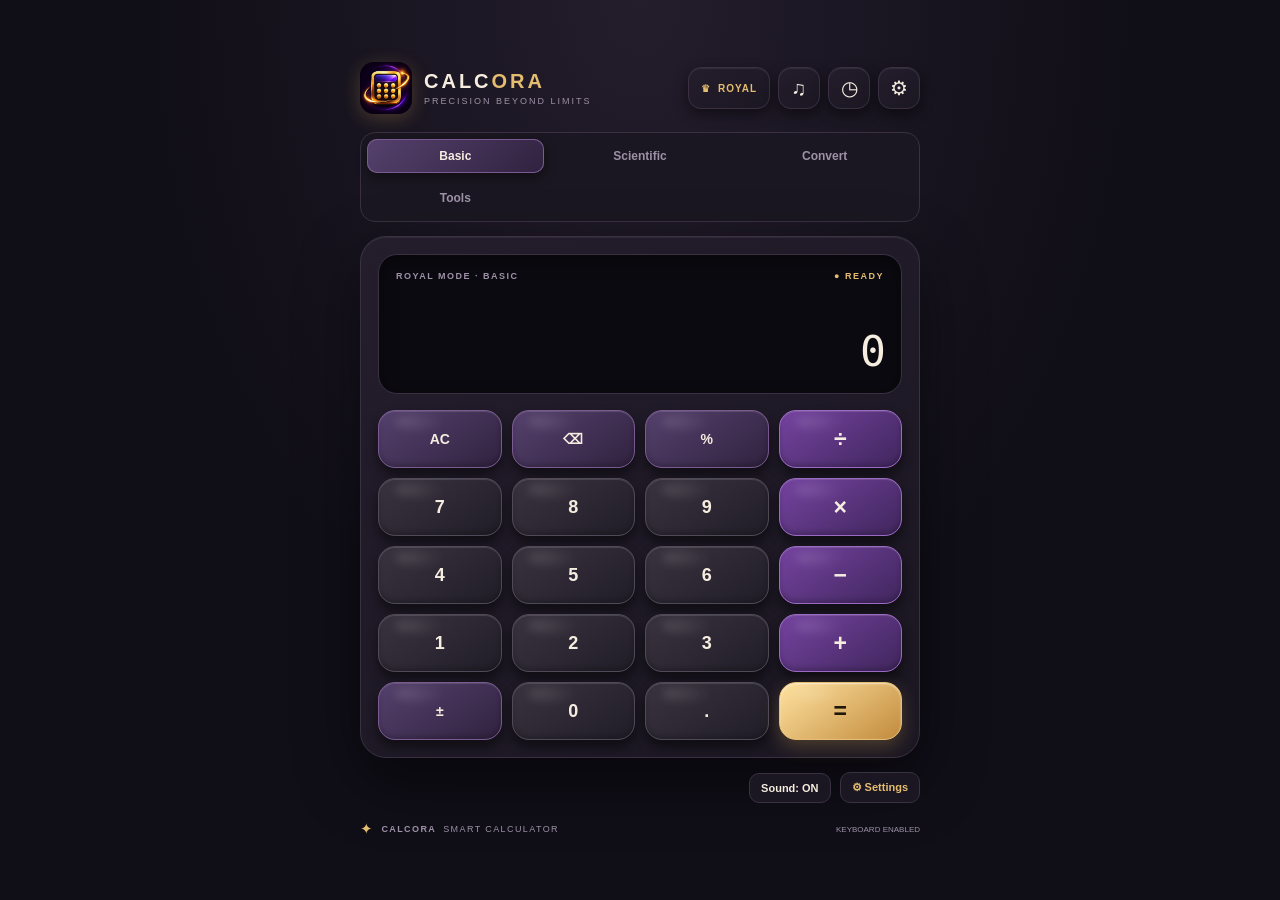
<file: index.html>
<!doctype html>
<html lang="en" data-theme="royal">
<head>
<meta charset="utf-8"><meta name="viewport" content="width=device-width,initial-scale=1,viewport-fit=cover">
<meta name="theme-color" content="#100e17"><meta name="description" content="CALCORA is a modern calculator with scientific functions, converters, finance tools and calculation history.">
<meta name="application-name" content="CALCORA"><meta name="apple-mobile-web-app-capable" content="yes"><meta name="apple-mobile-web-app-title" content="CALCORA">
<link rel="icon" href="assets/icons/icon-192.png"><link rel="apple-touch-icon" href="assets/icons/icon-192.png"><link rel="manifest" href="manifest.webmanifest"><link rel="stylesheet" href="css/style.css">
<title>CALCORA – Smart Calculator</title>
</head>
<body>
<main class="app">
<header class="header"><div class="brand"><img class="brand-logo" src="assets/icons/icon-192.png" alt="CALCORA logo"><div><h1>CALC<span>ORA</span></h1><p>PRECISION BEYOND LIMITS</p></div></div><div class="header-actions"><button id="themeToggle" class="theme-toggle" type="button" title="Change theme"><span id="themeIcon">♛</span><span id="themeLabel">ROYAL</span></button><button id="soundToggle" class="icon-button" type="button" aria-label="Toggle sounds" title="Sound on">♫</button><button id="historyToggle" class="icon-button" type="button" aria-label="Open history" aria-expanded="false" title="History">◷</button><button id="settingsToggle" class="icon-button" type="button" aria-label="Open settings" aria-haspopup="dialog" title="Settings">⚙</button></div></header>
<nav class="mode-tabs" aria-label="Calculator modes"><button class="mode-tab active" data-mode="basic">Basic</button><button class="mode-tab" data-mode="scientific">Scientific</button><button class="mode-tab" data-mode="converter">Convert</button><button class="mode-tab" data-mode="tools">Tools</button></nav>
<section id="calculatorView" class="calculator">
<div class="display" aria-label="Calculator display"><div class="display-top"><span id="modeName">ROYAL MODE · BASIC</span><span class="live-dot">● READY</span></div><div id="expression" class="expression" aria-label="Expression" aria-live="polite"></div><div id="result" class="result" aria-label="Result" aria-live="polite">0</div><div id="angleRow" class="angle-row hidden">ANGLE <button id="angleToggle" class="angle-toggle" type="button">DEG</button></div></div>
<div id="basicPad" class="keypad basic-grid">
<button class="key special" data-action="clear">AC</button><button class="key special" data-action="backspace">⌫</button><button class="key special" data-insert="%">%</button><button class="key operator" data-insert="÷">÷</button>
<button class="key" data-insert="7">7</button><button class="key" data-insert="8">8</button><button class="key" data-insert="9">9</button><button class="key operator" data-insert="×">×</button>
<button class="key" data-insert="4">4</button><button class="key" data-insert="5">5</button><button class="key" data-insert="6">6</button><button class="key operator" data-insert="−">−</button>
<button class="key" data-insert="1">1</button><button class="key" data-insert="2">2</button><button class="key" data-insert="3">3</button><button class="key operator" data-insert="+">+</button>
<button class="key special" data-action="sign">±</button><button class="key" data-insert="0">0</button><button class="key" data-insert=".">.</button><button class="key equals" data-action="equals">=</button>
</div>
<div id="scientificPad" class="keypad scientific-grid hidden">
<button class="key special" data-fn="sin">sin</button><button class="key special" data-fn="cos">cos</button><button class="key special" data-fn="tan">tan</button><button class="key special" data-fn="asin">sin⁻¹</button><button class="key special" data-fn="acos">cos⁻¹</button>
<button class="key special" data-fn="atan">tan⁻¹</button><button class="key special" data-fn="sqrt">√</button><button class="key special" data-fn="cbrt">∛</button><button class="key special" data-fn="log">log</button><button class="key special" data-fn="ln">ln</button>
<button class="key special" data-fn="abs">|x|</button><button class="key special" data-insert="π">π</button><button class="key special" data-insert="e">e</button><button class="key special" data-insert="^">xʸ</button><button class="key special" data-insert="^2">x²</button>
<button class="key special" data-insert="!">n!</button><button class="key special" data-insert="(">(</button><button class="key special" data-insert=")">)</button><button class="key special" data-insert="Ans">Ans</button><button class="key special" data-action="backspace">⌫</button>
<button class="key" data-insert="7">7</button><button class="key" data-insert="8">8</button><button class="key" data-insert="9">9</button><button class="key operator" data-insert="÷">÷</button><button class="key special" data-action="clear">AC</button>
<button class="key" data-insert="4">4</button><button class="key" data-insert="5">5</button><button class="key" data-insert="6">6</button><button class="key operator" data-insert="×">×</button><button class="key operator" data-insert="−">−</button>
<button class="key" data-insert="1">1</button><button class="key" data-insert="2">2</button><button class="key" data-insert="3">3</button><button class="key operator" data-insert="+">+</button><button class="key equals" data-action="equals">=</button>
<button class="key special" data-action="sign">±</button><button class="key" data-insert="0">0</button><button class="key" data-insert=".">.</button><button class="key special" data-insert="%">%</button><button class="key special" data-insert="^">^</button>
</div>
<section id="converterView" class="converter hidden"><div class="converter-title">UNIT CONVERTER <small>Instant conversion</small></div><label for="unitCategory">Category</label><select id="unitCategory"><option value="length">Length</option><option value="mass">Mass</option><option value="area">Area</option><option value="volume">Volume</option><option value="time">Time</option><option value="speed">Speed</option><option value="data">Digital storage</option><option value="temperature">Temperature</option></select><label for="unitValue">Value</label><input id="unitValue" type="number" step="any" value="1"><div class="unit-pair"><div><label for="unitFrom">From</label><select id="unitFrom"></select></div><button id="swapUnits" class="swap-button" aria-label="Swap units" type="button">⇄</button><div><label for="unitTo">To</label><select id="unitTo"></select></div></div><div class="conversion-result"><small>CONVERTED VALUE</small><strong id="convertedValue">—</strong><span id="conversionEquation"></span></div><button id="convertButton" class="key equals convert-button" type="button">CONVERT</button></section>
<section id="toolsView" class="tools hidden">
<div class="tool-tabs"><button class="tool-tab active" data-tool="discount">Discount & GST</button><button class="tool-tab" data-tool="emi">EMI</button><button class="tool-tab" data-tool="age">Age</button><button class="tool-tab" data-tool="base">Number base</button></div>
<div id="discountTool" class="tool-card"><h2>Discount & GST calculator</h2><label>Marked / base price</label><input id="priceInput" type="number" min="0" step="any" value="1000"><label>Discount (%)</label><input id="discountInput" type="number" min="0" max="100" step="any" value="10"><label>GST (%)</label><input id="gstInput" type="number" min="0" max="100" step="any" value="18"><div class="tool-result" id="discountResult" aria-live="polite"></div></div>
<div id="emiTool" class="tool-card hidden"><h2>EMI calculator</h2><label>Loan amount (₹)</label><input id="loanInput" type="number" min="0" value="500000"><label>Annual interest rate (%)</label><input id="rateInput" type="number" min="0" step="any" value="9"><label>Tenure (months)</label><input id="tenureInput" type="number" min="1" value="60"><div class="tool-result" id="emiResult" aria-live="polite"></div></div>
<div id="ageTool" class="tool-card hidden"><h2>Age calculator</h2><label>Date of birth</label><input id="dobInput" type="date"><label>Calculate as of</label><input id="asOfInput" type="date"><div class="tool-result" id="ageResult" aria-live="polite">Select dates to calculate your age.</div></div>
<div id="baseTool" class="tool-card hidden"><h2>Number system converter</h2><label>Enter a decimal integer</label><input id="baseInput" type="number" step="1" value="42"><div class="base-results" id="baseResult" aria-live="polite"></div></div>
</section>
</section>
<section id="historyPanel" class="history-panel" aria-label="Calculation history"><div class="history-heading"><h2>Calculation history</h2><div class="history-actions"><button id="copyHistory" type="button">Copy</button><button id="exportHistory" type="button">Export CSV</button><button id="clearHistory" type="button">Clear all</button></div></div><div id="historyList" class="history-list"></div></section>
<section class="settings-launch-row"><span id="soundStatus" class="setting-chip">Sound: ON</span><button id="settingsOpenButton" class="settings-open-button" type="button">⚙ Settings</button><button id="installButton" class="install-button" type="button" hidden>Install app</button></section><dialog id="settingsDialog" class="settings-dialog" aria-labelledby="settingsTitle"><div class="settings-dialog-head"><div><h2 id="settingsTitle">CALCORA Settings</h2><p>Personalize your calculator experience</p></div><button id="settingsClose" class="settings-close" type="button" aria-label="Close settings">×</button></div><div class="settings-grid"><div class="setting-control"><label for="precisionSelect">Result precision</label><select id="precisionSelect"><option value="6">6 significant digits</option><option value="10" selected>10 significant digits</option><option value="12">12 significant digits</option><option value="15">15 significant digits</option></select><small>Controls rounding of calculated results, not fixed decimal places.</small></div><div class="setting-control"><label for="textSizeSelect">Text size</label><select id="textSizeSelect"><option value="small">Small</option><option value="normal" selected>Normal</option><option value="large">Large</option></select><small>Changes calculator labels, displays, menus and tool text.</small></div><div class="setting-control"><label for="buttonSizeSelect">Button size</label><select id="buttonSizeSelect"><option value="compact">Compact</option><option value="normal" selected>Normal</option><option value="large">Large</option></select><small>Adjusts key height, spacing and touch area.</small></div><div class="setting-control setting-motion"><label for="motionToggle">Animations</label><div class="motion-line"><span>Interface motion effects</span><label class="switch"><input id="motionToggle" type="checkbox" checked><span class="switch-track"></span></label><strong id="motionStatus" class="motion-status">ON</strong></div><small>OFF disables transitions, transforms and panel animations.</small></div><div class="setting-control setting-sound"><label>Sound effects</label><div class="motion-line"><span id="soundStatusDetail">Sound is ON</span><button id="soundSettingToggle" class="setting-action" type="button">Turn off</button></div><small>Button sounds can also be controlled from the header.</small></div></div><div class="settings-footer"><button id="resetSettings" class="setting-reset" type="button">Reset preferences</button><button id="settingsDone" class="setting-done" type="button">Done</button></div></dialog>
<footer><span>✦</span><strong>CALCORA</strong><span>SMART CALCULATOR</span><span class="footer-hint">KEYBOARD ENABLED</span></footer>
<dialog id="confirmDialog" class="confirm-dialog"><form method="dialog"><h2>Clear calculation history?</h2><p>This action cannot be undone.</p><div><button value="cancel" class="dialog-secondary">Cancel</button><button id="confirmClear" value="confirm" class="dialog-danger">Clear history</button></div></form></dialog>
</main><script src="js/app.js" defer></script><script src="js/pwa.js" defer></script>
</body></html>
</file>
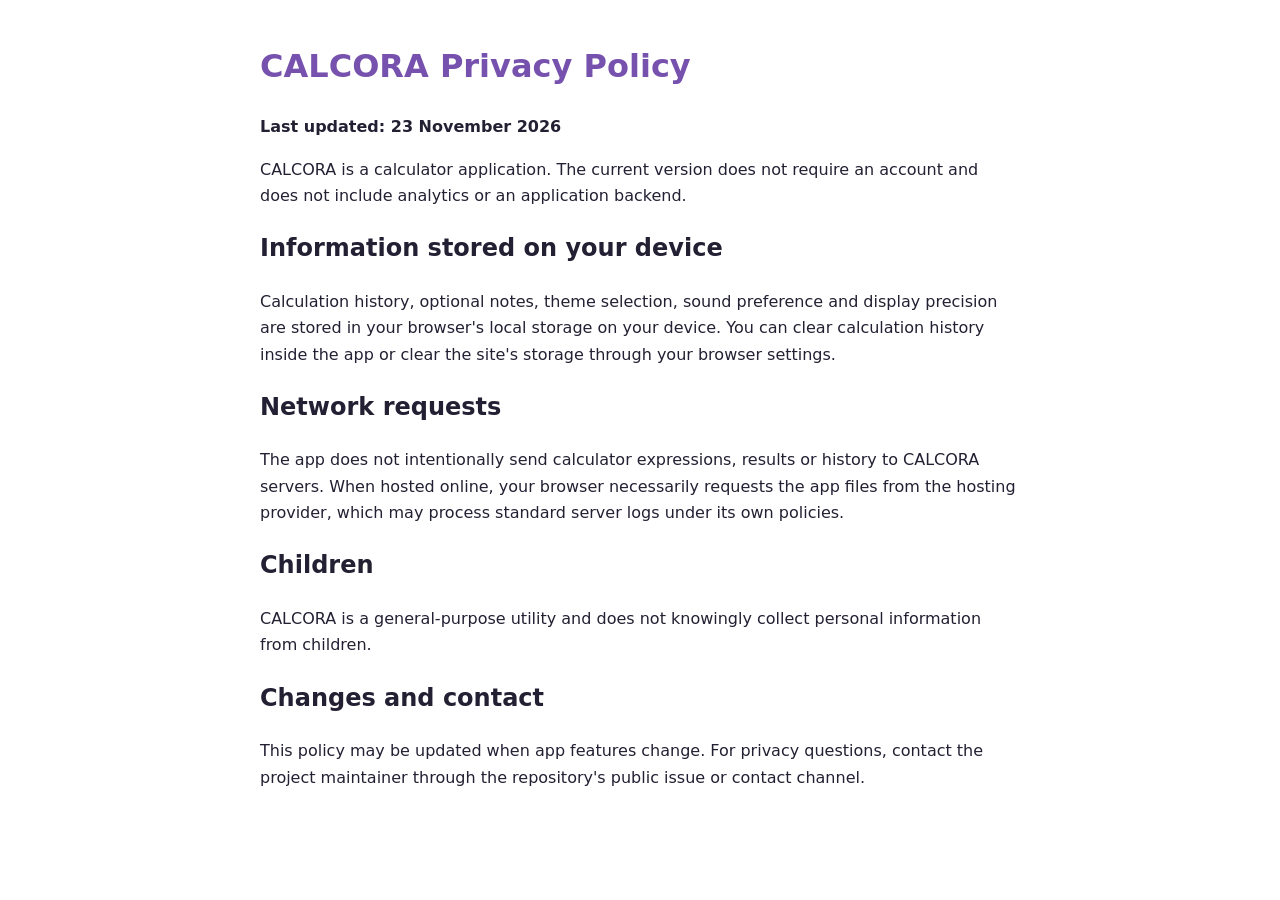
<file: privacy-policy.html>
<!doctype html><html lang="en"><meta charset="utf-8"><meta name="viewport" content="width=device-width,initial-scale=1"><title>CALCORA Privacy Policy</title><style>body{max-width:760px;margin:40px auto;padding:0 18px;font:16px/1.65 system-ui;color:#242033}h1{color:#7651ad}</style><h1>CALCORA Privacy Policy</h1><p><strong>Last updated: 23 November 2026</strong></p><p>CALCORA is a calculator application. The current version does not require an account and does not include analytics or an application backend.</p><h2>Information stored on your device</h2><p>Calculation history, optional notes, theme selection, sound preference and display precision are stored in your browser's local storage on your device. You can clear calculation history inside the app or clear the site's storage through your browser settings.</p><h2>Network requests</h2><p>The app does not intentionally send calculator expressions, results or history to CALCORA servers. When hosted online, your browser necessarily requests the app files from the hosting provider, which may process standard server logs under its own policies.</p><h2>Children</h2><p>CALCORA is a general-purpose utility and does not knowingly collect personal information from children.</p><h2>Changes and contact</h2><p>This policy may be updated when app features change. For privacy questions, contact the project maintainer through the repository's public issue or contact channel.</p></html>
</file>
<file: css/style.css>
:root{
  color-scheme:dark;
  --bg:#100e17;--surface:#1b1722;--surface2:#241d2c;--display:#0b0a10;
  --text:#f5eddf;--muted:#9d91a7;--line:#3a3042;
  --number1:#39333f;--number2:#211d28;--number-border:#514957;
  --operator1:#7543a0;--operator2:#40265d;--operator-border:#9b6ac5;
  --special1:#55416d;--special2:#30223f;--special-border:#795a91;
  --clear1:#a83c55;--clear2:#692237;--clear-border:#d46a72;
  --equal1:#ffe2a0;--equal2:#c28b3d;--equal-text:#21180c;
  --accent:#e5bd70;--glow:rgba(220,170,80,.25);--shadow:rgba(0,0,0,.48);
}
html[data-theme="futuristic"]{
  --bg:#07111e;--surface:#0c1b2c;--surface2:#10263b;--display:#06101d;
  --text:#e5faff;--muted:#83a8bb;--line:#1d4057;
  --number1:#183b56;--number2:#10243a;--number-border:#28617b;
  --operator1:#5b36a5;--operator2:#27245e;--operator-border:#886cff;
  --special1:#087c91;--special2:#123b59;--special-border:#35d8ec;
  --clear1:#9b3d79;--clear2:#54244f;--clear-border:#df69b4;
  --equal1:#a4fbff;--equal2:#24a8d0;--equal-text:#041923;
  --accent:#48eaff;--glow:rgba(30,210,255,.28);--shadow:rgba(0,0,0,.55);
}
*{box-sizing:border-box}
body{margin:0;min-height:100vh;padding:28px 16px;display:grid;place-items:center;background:radial-gradient(ellipse at 50% 0%,var(--surface2),transparent 55%),var(--bg);color:var(--text);font-family:Inter,Segoe UI,Arial,sans-serif;transition:background .35s,color .35s}
button,input,select{font:inherit}
button{color:inherit;cursor:pointer}
.app{width:min(100%,560px);margin:auto}
.header{display:flex;align-items:center;justify-content:space-between;gap:12px;margin-bottom:18px}
.brand{display:flex;align-items:center;gap:12px}.brand-logo{width:52px;height:52px;border-radius:14px;object-fit:cover;box-shadow:0 4px 18px var(--glow)}
.brand h1{font-size:20px;letter-spacing:3px;margin:0;font-weight:800}.brand h1 span{color:var(--accent)}
.brand p{font-size:9px;letter-spacing:2px;color:var(--muted);margin:3px 0 0}
.header-actions{display:flex;gap:8px;align-items:center}
.theme-toggle,.icon-button{border:1px solid var(--line);background:linear-gradient(145deg,var(--surface2),var(--surface));box-shadow:0 5px 14px var(--shadow),inset 0 1px 1px #ffffff14;border-radius:13px;height:42px}
.theme-toggle{padding:0 12px;display:flex;align-items:center;gap:7px;font-size:10px;font-weight:800;letter-spacing:1px;color:var(--accent)}
.icon-button{width:42px;font-size:20px;color:var(--text)}
.mode-tabs{display:grid;grid-template-columns:repeat(3,1fr);gap:8px;padding:6px;background:var(--surface);border:1px solid var(--line);border-radius:15px;margin-bottom:14px}
.mode-tab{border:0;border-radius:10px;background:transparent;color:var(--muted);padding:10px 5px;font-size:12px;font-weight:800;transition:.2s}
.mode-tab.active{background:linear-gradient(135deg,var(--special1),var(--special2));color:var(--text);box-shadow:inset 0 0 0 1px var(--special-border),0 4px 12px var(--shadow)}
.workspace{display:block}
.calculator{padding:17px;border-radius:26px;background:linear-gradient(145deg,var(--surface2),var(--surface));border:1px solid var(--line);box-shadow:0 24px 65px var(--shadow),inset 0 1px 1px #ffffff12}
.display{min-height:140px;padding:16px 17px 13px;background:var(--display);border:1px solid var(--line);border-radius:19px;box-shadow:inset 0 5px 18px #0006;margin-bottom:16px;overflow:hidden}
.display-top{display:flex;justify-content:space-between;align-items:center;font-size:9px;letter-spacing:1.5px;color:var(--muted);font-weight:800}
.live-dot{color:var(--accent)}.expression{min-height:25px;margin-top:17px;text-align:right;color:var(--muted);font:14px 'DM Mono',monospace;overflow-wrap:anywhere}
.result{margin-top:3px;text-align:right;font:clamp(32px,8vw,43px) 'DM Mono',monospace;letter-spacing:-2px;overflow-wrap:anywhere;color:var(--text)}
.angle-row{display:flex;align-items:center;justify-content:flex-end;gap:8px;margin-top:8px;color:var(--muted);font-size:9px;letter-spacing:1.3px}
.angle-toggle{border:1px solid var(--special-border);background:var(--special2);color:var(--accent);border-radius:7px;padding:4px 10px;font-size:10px;font-weight:800}
.keypad{display:grid;gap:10px}
.basic-grid{grid-template-columns:repeat(4,minmax(0,1fr))}
.scientific-grid{grid-template-columns:repeat(5,minmax(0,1fr))}
.key{position:relative;min-width:0;min-height:58px;border:1px solid var(--number-border);border-radius:17px;background:linear-gradient(145deg,var(--number1),var(--number2));box-shadow:0 7px 12px var(--shadow),inset 0 1px 1px #ffffff25,inset 0 -3px 5px #0003;color:var(--text);font-size:18px;font-weight:700;transition:transform .12s,filter .12s,box-shadow .12s;overflow:hidden}
.key::before{content:"";position:absolute;left:13%;top:7%;width:42%;height:25%;border-radius:50%;background:linear-gradient(90deg,#ffffff25,transparent);filter:blur(5px);pointer-events:none}
.key:hover{filter:brightness(1.15);transform:translateY(-2px)}.key:active{transform:translateY(2px) scale(.97);box-shadow:inset 0 3px 8px #0006}
.key.operator{background:linear-gradient(145deg,var(--operator1),var(--operator2));border-color:var(--operator-border);font-size:23px}
.key.special{background:linear-gradient(145deg,var(--special1),var(--special2));border-color:var(--special-border);font-size:14px}
.key.clear{background:linear-gradient(145deg,var(--clear1),var(--clear2));border-color:var(--clear-border)}
.key.equals{background:linear-gradient(145deg,var(--equal1),var(--equal2));border-color:var(--accent);color:var(--equal-text);font-size:23px;box-shadow:0 7px 18px var(--glow),inset 0 1px 2px #fff9}
.wide-equals{grid-column:span 2}.hidden{display:none!important}
.converter{padding:8px 2px 2px}.converter-title{display:flex;justify-content:space-between;align-items:baseline;gap:8px;margin:4px 2px 18px;color:var(--accent);font-size:11px;font-weight:800;letter-spacing:1.5px}.converter-title small{font-size:9px;color:var(--muted);letter-spacing:0;font-weight:500}
.converter label{display:block;margin:12px 2px 7px;color:var(--muted);font-size:10px;letter-spacing:1px;font-weight:800;text-transform:uppercase}
.converter select,.converter input{width:100%;height:46px;border-radius:12px;border:1px solid var(--line);background:var(--display);color:var(--text);padding:0 12px;outline:none}
.converter select:focus,.converter input:focus{border-color:var(--accent);box-shadow:0 0 0 3px var(--glow)}
.unit-pair{display:grid;grid-template-columns:1fr 42px 1fr;gap:9px;align-items:end}.swap-button{height:43px;border:1px solid var(--special-border);border-radius:12px;background:var(--special2);color:var(--accent);font-size:22px}
.conversion-result{margin:19px 0 12px;padding:17px;border:1px solid var(--line);border-radius:15px;background:var(--display);display:flex;flex-direction:column;gap:6px}
.conversion-result small{font-size:9px;letter-spacing:1.5px;color:var(--muted);font-weight:800}.conversion-result strong{font:26px 'DM Mono',monospace;overflow-wrap:anywhere}.conversion-result span{font-size:11px;color:var(--muted)}
.convert-button{width:100%;min-height:50px;font-size:13px;letter-spacing:1.5px}
footer{display:flex;justify-content:center;align-items:center;gap:7px;margin:17px 0 0;color:var(--muted);font-size:9px;letter-spacing:1.4px}footer span:first-child{color:var(--accent);font-size:15px}.footer-hint{margin-left:auto;font-size:8px;letter-spacing:0}
.history-panel{display:none !important;width:100%;position:relative;z-index:10;margin-top:14px;padding:16px;border-radius:18px;background:var(--display);border:1px solid var(--line);box-shadow:0 12px 30px var(--shadow)}
.history-panel.active{display:block !important;animation:panelOpen .22s ease}
.history-heading{display:flex;justify-content:space-between;align-items:center;margin-bottom:10px}.history-heading h2{margin:0;font-size:14px}.history-heading button{border:1px solid var(--line);background:var(--surface2);border-radius:8px;padding:6px 11px;color:var(--accent);font-size:11px}
.history-list{display:grid;gap:7px;max-height:230px;overflow:auto}.empty-history{color:var(--muted);font-size:12px;text-align:center;padding:10px}
.history-item{width:100%;text-align:right;border:1px solid var(--line);background:var(--surface);border-radius:10px;padding:9px 12px}.history-expression{display:block;color:var(--muted);font:11px 'DM Mono',monospace}.history-answer{display:block;margin-top:3px;color:var(--accent);font:15px 'DM Mono',monospace}
@keyframes panelOpen{from{opacity:0;transform:translateY(-6px)}to{opacity:1;transform:translateY(0)}}
@media(max-width:430px){body{padding:17px 10px}.calculator{padding:12px;border-radius:21px}.key{min-height:53px;border-radius:14px}.keypad{gap:8px}.header-actions{gap:5px}.theme-toggle{padding:0 8px}.icon-button{width:37px;height:40px}.brand h1{font-size:17px}.scientific-grid .key{font-size:13px;min-height:49px}.footer-hint{display:none}}

/* Compact desktop wrapper layout */
html.desktop-app, html.desktop-app body { min-width: 360px; min-height: 100%; }
html.desktop-app body { padding: 12px 10px; display: block; overflow-x: hidden; }
html.desktop-app .app { width: 100%; max-width: 400px; margin: 0 auto; }
html.desktop-app .header { gap: 8px; margin-bottom: 10px; }
html.desktop-app .brand-logo { width: 43px; height: 43px; flex-basis: 43px; }
html.desktop-app .brand h1 { font-size: 17px; }
html.desktop-app .brand p { font-size: 7px; }
html.desktop-app .header-actions { gap: 5px; }
html.desktop-app .theme-toggle { height: 36px; padding: 0 8px; }
html.desktop-app .icon-button { width: 36px; height: 36px; }
html.desktop-app .install-button { display: none !important; }
html.desktop-app .mode-tabs { margin-bottom: 10px; }
html.desktop-app .calculator { padding: 12px; border-radius: 19px; }
html.desktop-app .display { padding: 12px 13px 10px; margin-bottom: 11px; }
html.desktop-app .result { font-size: clamp(28px, 8vw, 36px); }
html.desktop-app .keypad { gap: 7px; }
html.desktop-app .key { min-height: 49px; border-radius: 13px; }
html.desktop-app .scientific-grid .key { min-height: 42px; font-size: 12px; }
html.desktop-app footer { margin-top: 10px; }
html.desktop-app .history-panel { margin-top: 9px; padding: 12px; }
html.desktop-app .history-list { max-height: 170px; }
html.desktop-app .workspace { gap: 0; }


html[data-theme="light"]{color-scheme:light;--bg:#f1f3f8;--surface:#fff;--surface2:#e8eaf2;--display:#fff;--text:#171525;--muted:#696779;--line:#d2d3df;--number1:#fff;--number2:#e7e8f0;--number-border:#c9cad8;--operator1:#7651ad;--operator2:#52357f;--operator-border:#9272c4;--special1:#e5dff1;--special2:#d8cfe9;--special-border:#b6a6d0;--clear1:#df6b7b;--clear2:#b83d57;--clear-border:#e58b9a;--equal1:#ffe2a0;--equal2:#c28b3d;--equal-text:#21180c;--accent:#8b5b13;--glow:rgba(180,130,30,.2);--shadow:rgba(30,25,50,.13)}
button:focus-visible,input:focus-visible,select:focus-visible{outline:3px solid var(--accent);outline-offset:3px}
button{touch-action:manipulation}.brand-logo{flex-shrink:0}.settings-row{display:flex;align-items:center;gap:10px;flex-wrap:wrap;margin-top:14px;color:var(--muted);font-size:11px}.settings-row select{background:var(--surface);color:var(--text);border:1px solid var(--line);border-radius:8px;padding:7px}.motion-setting{display:flex;align-items:center;gap:5px}.install-button{background:var(--special2);border:1px solid var(--special-border);border-radius:8px;padding:7px 12px;color:var(--text)}
.tools{padding:6px 1px}.tool-tabs{display:grid;grid-template-columns:repeat(4,1fr);gap:5px;padding:5px;background:var(--surface);border-radius:12px;margin-bottom:12px}.tool-tab{border:0;background:transparent;color:var(--muted);padding:9px 3px;border-radius:8px;font-size:10px;font-weight:800}.tool-tab.active{background:var(--special2);color:var(--text);box-shadow:inset 0 0 0 1px var(--special-border)}.tool-card{padding:15px;border:1px solid var(--line);border-radius:15px;background:var(--display)}.tool-card h2{font-size:15px;margin:0 0 14px;color:var(--accent)}.tool-card label{display:block;margin:11px 0 5px;color:var(--muted);font-size:10px;text-transform:uppercase;letter-spacing:.7px}.tool-card input{width:100%;height:42px;border:1px solid var(--line);border-radius:9px;background:var(--surface);color:var(--text);padding:0 10px}.tool-result,.base-results{margin-top:14px;padding:12px;border-radius:10px;background:var(--surface);color:var(--muted);font-size:12px;line-height:1.7}.tool-result p,.base-results p{display:flex;justify-content:space-between;gap:12px;margin:4px 0}.tool-result strong,.base-results b{color:var(--accent)}.history-actions{display:flex;gap:5px;flex-wrap:wrap}.history-heading{gap:8px;flex-wrap:wrap}.history-heading button,.history-item-actions button{border:1px solid var(--line);background:var(--surface2);border-radius:7px;padding:6px 8px;color:var(--accent);font-size:10px}.history-row{display:grid;grid-template-columns:1fr auto;gap:6px;align-items:center}.history-item-actions{display:flex;gap:4px}.history-item{min-width:0}.confirm-dialog{border:1px solid var(--line);border-radius:16px;background:var(--surface);color:var(--text);max-width:340px;width:calc(100% - 30px);box-shadow:0 20px 70px #0009}.confirm-dialog::backdrop{background:#0009;backdrop-filter:blur(3px)}.confirm-dialog h2{font-size:17px}.confirm-dialog p{color:var(--muted);font-size:12px}.confirm-dialog form>div{display:flex;justify-content:flex-end;gap:8px}.confirm-dialog button{border:0;border-radius:8px;padding:9px 12px}.dialog-secondary{background:var(--surface2);color:var(--text)}.dialog-danger{background:#a83c55;color:white}.reduce-motion *, .reduce-motion *::before,.reduce-motion *::after{animation:none!important;transition:none!important;scroll-behavior:auto!important}
@media(max-width:430px){.tool-tabs{grid-template-columns:repeat(2,1fr)}.settings-row{font-size:10px}.history-row{grid-template-columns:1fr}.history-item-actions{justify-content:flex-end}}
@media(prefers-reduced-motion:reduce){*,*::before,*::after{animation-duration:.01ms!important;transition-duration:.01ms!important;scroll-behavior:auto!important}}
html[data-theme="system"]{color-scheme:dark}
@media(prefers-color-scheme:light){html[data-theme="system"]{color-scheme:light;--bg:#f1f3f8;--surface:#fff;--surface2:#e8eaf2;--display:#fff;--text:#171525;--muted:#696779;--line:#d2d3df;--number1:#fff;--number2:#e7e8f0;--number-border:#c9cad8;--operator1:#7651ad;--operator2:#52357f;--operator-border:#9272c4;--special1:#e5dff1;--special2:#d8cfe9;--special-border:#b6a6d0;--clear1:#df6b7b;--clear2:#b83d57;--clear-border:#e58b9a;--accent:#8b5b13;--glow:rgba(180,130,30,.2);--shadow:rgba(30,25,50,.13)}}
html[data-text-size="small"]{font-size:14px}html[data-text-size="normal"]{font-size:16px}html[data-text-size="large"]{font-size:18px}
html[data-button-size="compact"] .key{min-height:44px}html[data-button-size="large"] .key{min-height:68px}html[data-button-size="compact"] .keypad{gap:6px}html[data-button-size="large"] .keypad{gap:12px}

/* Clear animation preference status */
.motion-setting{padding:6px 9px;border:1px solid var(--line);border-radius:9px;background:var(--surface);font-weight:700;color:var(--text)}.motion-status{display:inline-flex;align-items:center;justify-content:center;min-width:30px;padding:3px 6px;border-radius:6px;background:#176b45;color:#fff;font-size:9px;letter-spacing:.5px}.motion-status.status-off{background:#8b3545}.motion-help{width:100%;margin-top:-6px;color:var(--muted);font-size:9px}

/* CALCORA Settings panel and fully applied preferences */
.header-actions .icon-button{flex:0 0 42px}
.settings-launch-row{display:flex;align-items:center;justify-content:flex-end;gap:9px;flex-wrap:wrap;margin-top:14px}
.setting-chip,.settings-open-button{border:1px solid var(--line);border-radius:10px;background:var(--surface);color:var(--text);padding:8px 11px;font-size:11px;font-weight:700}
.settings-open-button{color:var(--accent);cursor:pointer}
.settings-dialog{width:min(480px,calc(100% - 28px));max-height:min(86vh,680px);overflow:auto;border:1px solid var(--line);border-radius:20px;padding:20px;background:var(--surface);color:var(--text);box-shadow:0 25px 90px #000a}
.settings-dialog::backdrop{background:#05030acc;backdrop-filter:blur(5px)}
.settings-dialog[open]{animation:settingsIn .18s ease-out}
@keyframes settingsIn{from{opacity:0;transform:translateY(8px)}to{opacity:1;transform:translateY(0)}}
.settings-dialog-head{display:flex;justify-content:space-between;align-items:flex-start;gap:12px;margin-bottom:18px}
.settings-dialog-head h2{margin:0;color:var(--accent);font-size:19px}.settings-dialog-head p{margin:5px 0 0;color:var(--muted);font-size:12px}
.settings-close{width:34px;height:34px;border:1px solid var(--line);border-radius:9px;background:var(--surface2);color:var(--text);font-size:22px;cursor:pointer}
.settings-grid{display:grid;gap:12px}.setting-control{display:grid;gap:7px;padding:12px;border:1px solid var(--line);border-radius:13px;background:var(--display)}
.setting-control>label{font-size:12px;font-weight:800;color:var(--text)}.setting-control select{width:100%;min-height:40px;padding:8px 10px;border:1px solid var(--line);border-radius:9px;background:var(--surface);color:var(--text)}
.setting-control small{font-size:10px;line-height:1.5;color:var(--muted)}.motion-line{display:flex;align-items:center;justify-content:space-between;gap:10px;font-size:12px;color:var(--muted)}
.switch{position:relative;display:inline-flex;align-items:center}.switch input{position:absolute;opacity:0;width:1px;height:1px}.switch-track{width:43px;height:24px;border-radius:99px;background:#777;display:inline-block;position:relative;transition:background .18s}.switch-track:after{content:"";position:absolute;top:3px;left:3px;width:18px;height:18px;border-radius:50%;background:#fff;transition:transform .18s}.switch input:checked+.switch-track{background:#198754}.switch input:checked+.switch-track:after{transform:translateX(19px)}.switch input:focus-visible+.switch-track{outline:3px solid var(--accent);outline-offset:3px}
.motion-status{font-size:10px}.motion-status.status-off{background:#8b3545}.setting-action,.setting-reset,.setting-done{border:1px solid var(--line);border-radius:9px;padding:9px 12px;background:var(--surface2);color:var(--text);font-size:11px;font-weight:800;cursor:pointer}.settings-footer{display:flex;justify-content:space-between;gap:9px;margin-top:17px}.setting-done{background:var(--special2);border-color:var(--special-border);color:var(--accent);min-width:90px}.setting-reset{color:#e58b9a}
/* Scale all interface typography consistently, not only the root font. */
html[data-text-size="small"]{--text-scale:.90}html[data-text-size="normal"]{--text-scale:1}html[data-text-size="large"]{--text-scale:1.12}
html[data-text-size="small"] body,html[data-text-size="small"] button,html[data-text-size="small"] input,html[data-text-size="small"] select{font-size:calc(1em * .94)}
html[data-text-size="large"] .brand h1{font-size:22px}html[data-text-size="large"] .brand p{font-size:10px}html[data-text-size="large"] .mode-tab{font-size:14px}html[data-text-size="large"] .display-top{font-size:10px}html[data-text-size="large"] .expression{font-size:16px}html[data-text-size="large"] .result{font-size:clamp(36px,9vw,48px)}html[data-text-size="large"] .key{font-size:20px}html[data-text-size="large"] .key.special{font-size:16px}html[data-text-size="large"] .converter label,html[data-text-size="large"] .tool-card label{font-size:12px}html[data-text-size="large"] .tool-result,html[data-text-size="large"] .base-results{font-size:14px}
html[data-text-size="small"] .brand h1{font-size:18px}html[data-text-size="small"] .mode-tab{font-size:11px}html[data-text-size="small"] .expression{font-size:12px}html[data-text-size="small"] .key{font-size:16px}html[data-text-size="small"] .tool-result,html[data-text-size="small"] .base-results{font-size:11px}
html[data-button-size="compact"] .key{min-height:44px;border-radius:12px}html[data-button-size="compact"] .keypad{gap:6px}html[data-button-size="large"] .key{min-height:70px;border-radius:19px}html[data-button-size="large"] .keypad{gap:12px}html[data-button-size="large"] .scientific-grid .key{min-height:66px}html[data-button-size="large"] .basic-grid .key{min-height:72px}
html.reduce-motion *,html.reduce-motion *::before,html.reduce-motion *::after{animation:none!important;transition:none!important;scroll-behavior:auto!important;transform:none!important;filter:none!important;backdrop-filter:none!important}
html.reduce-motion .key:hover,html.reduce-motion .key:active{transform:none!important;filter:none!important}
@media(max-width:430px){.settings-dialog{padding:15px}.settings-launch-row{justify-content:space-between}.settings-open-button{flex:1}.setting-chip{font-size:10px}}
</file>
